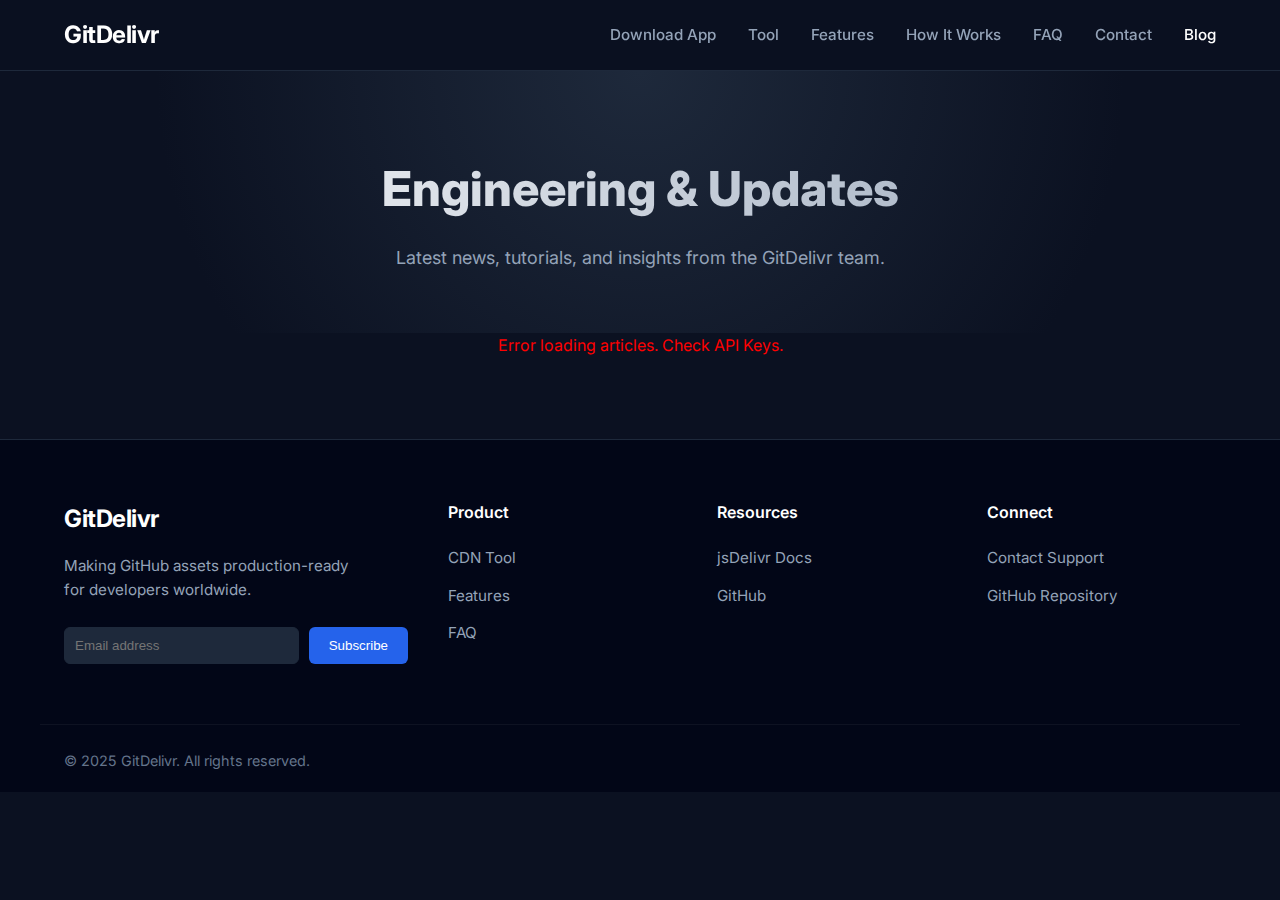
<file: Blog/Index.html>
<!DOCTYPE html>
<html lang="en">
<head>
    <meta charset="UTF-8">
    <meta name="viewport" content="width=device-width, initial-scale=1.0">
    <title>Engineering Blog | GitDelivr</title>
    <meta name="description" content="Latest updates, tutorials, and engineering insights from the GitDelivr team.">
    <link href="https://fonts.googleapis.com/css2?family=Inter:wght@300;400;500;600;700&display=swap" rel="stylesheet">
    
    <style>
        /* --- YOUR GITDELIVR THEME --- */
        :root {
            --bg-main: #0B1121; --bg-card: #151e32; --bg-footer: #020617; 
            --primary-blue: #2563EB; --text-white: #ffffff; --text-gray: #94A3B8; --border-color: #1E293B;
        }
        * { box-sizing: border-box; margin: 0; padding: 0; outline: none; }
        body { font-family: 'Inter', sans-serif; background-color: var(--bg-main); color: var(--text-white); line-height: 1.6; }
        a { text-decoration: none; color: inherit; transition: 0.3s; }
        img { max-width: 100%; display: block; }

        /* NAVBAR */
        header { background-color: rgba(11, 17, 33, 0.95); backdrop-filter: blur(10px); position: sticky; top: 0; z-index: 1000; border-bottom: 1px solid var(--border-color); padding: 1rem 0; }
        .nav-container { max-width: 1200px; margin: 0 auto; padding: 0 24px; display: flex; justify-content: space-between; align-items: center; position: relative; }
        .logo { font-size: 1.5rem; font-weight: 700; color: white; letter-spacing: -0.5px; }
        .nav-links { display: flex; gap: 32px; align-items: center; }
        .nav-links a { font-size: 0.95rem; font-weight: 500; color: var(--text-gray); }
        .nav-links a:hover, .nav-links a.active { color: white; }
        .menu-btn { display: none; color: white; font-size: 1.5rem; cursor: pointer; user-select: none; }

        @media (max-width: 768px) {
            .menu-btn { display: block; }
            .nav-links { display: none; position: absolute; top: 100%; left: 0; width: 100%; background-color: var(--bg-main); border-bottom: 1px solid var(--border-color); flex-direction: column; align-items: flex-start; padding: 20px; gap: 20px; z-index: 999; }
            .nav-links.active { display: flex; }
            .nav-links a { width: 100%; display: block; padding-bottom: 10px; border-bottom: 1px solid rgba(255,255,255,0.05); }
        }

        /* HERO & GRID */
        .hero { text-align: center; padding: 80px 24px 60px; background: radial-gradient(circle at top, #1e293b 0%, var(--bg-main) 70%); }
        .hero h1 { font-size: 3rem; font-weight: 800; margin-bottom: 16px; background: linear-gradient(to right, #fff, #94a3b8); -webkit-background-clip: text; -webkit-text-fill-color: transparent; }
        .hero p { color: var(--text-gray); font-size: 1.125rem; max-width: 600px; margin: 0 auto; }
        .container { max-width: 1200px; margin: 0 auto; padding: 0 24px 80px; }
        .grid { display: grid; grid-template-columns: repeat(auto-fill, minmax(340px, 1fr)); gap: 32px; }

        /* CARDS */
        .card { background-color: var(--bg-card); border: 1px solid var(--border-color); border-radius: 12px; overflow: hidden; transition: transform 0.3s ease, border-color 0.3s; display: flex; flex-direction: column; }
        .card:hover { transform: translateY(-5px); border-color: var(--primary-blue); }
        .card-img-wrapper { height: 220px; background: #1e293b; overflow: hidden; position: relative; }
        .card-img-wrapper img { width: 100%; height: 100%; object-fit: cover; transition: 0.5s; }
        .card:hover .card-img-wrapper img { transform: scale(1.05); }
        .card-content { padding: 24px; display: flex; flex-direction: column; flex-grow: 1; }
        .tag { background: rgba(37, 99, 235, 0.1); color: var(--primary-blue); font-size: 0.75rem; font-weight: 600; padding: 4px 10px; border-radius: 20px; display: inline-block; margin-bottom: 12px; width: fit-content; }
        .card h2 { font-size: 1.25rem; font-weight: 600; margin-bottom: 10px; color: white; line-height: 1.4; }
        .card p { font-size: 0.95rem; color: var(--text-gray); margin-bottom: 20px; flex-grow: 1; }
        .card-footer { display: flex; justify-content: space-between; align-items: center; border-top: 1px solid rgba(255,255,255,0.05); padding-top: 16px; margin-top: auto; font-size: 0.875rem; color: var(--text-gray); }
        .read-link { color: var(--primary-blue); font-weight: 500; display: flex; align-items: center; gap: 4px; }

        /* FOOTER */
        footer { background-color: var(--bg-footer); padding: 60px 0 20px; border-top: 1px solid var(--border-color); }
        .footer-content { max-width: 1200px; margin: 0 auto; padding: 0 24px; display: grid; grid-template-columns: 1.5fr 1fr 1fr 1fr; gap: 40px; margin-bottom: 60px; }
        .footer-col h3 { color: white; font-size: 1rem; font-weight: 600; margin-bottom: 20px; }
        .footer-links li { margin-bottom: 12px; list-style: none; }
        .footer-links a { color: var(--text-gray); font-size: 0.95rem; }
        .footer-links a:hover { color: white; }
        .footer-desc { color: var(--text-gray); font-size: 0.95rem; margin: 16px 0 24px; max-width: 300px; }
        .newsletter-form { display: flex; gap: 10px; }
        .newsletter-form input { background: #1e293b; border: 1px solid var(--border-color); padding: 10px; border-radius: 6px; color: white; width: 100%; }
        .newsletter-form button { background: var(--primary-blue); color: white; border: none; padding: 10px 20px; border-radius: 6px; cursor: pointer; }
        .footer-bottom { max-width: 1200px; margin: 0 auto; padding: 24px 24px 0; border-top: 1px solid rgba(255,255,255,0.05); display: flex; justify-content: space-between; color: #64748b; font-size: 0.9rem; }
        
        @media (max-width: 900px) { .footer-content { grid-template-columns: 1fr 1fr; } }
        @media (max-width: 768px) { .footer-content { grid-template-columns: 1fr; } .hero h1 { font-size: 2rem; } }
    </style>
</head>
<body>

    <header>
        <div class="nav-container">
            <a href="/" class="logo">GitDelivr</a>
            <div class="menu-btn" onclick="toggleMenu()">☰</div>
            <nav class="nav-links" id="navLinks">
                <a href="#">Download App</a>
                <a href="#">Tool</a>
                <a href="#">Features</a>
                <a href="#">How It Works</a>
                <a href="#">FAQ</a>
                <a href="#">Contact</a>
                <a href="/blog" class="active" style="color:white;">Blog</a>
            </nav>
        </div>
    </header>

    <section class="hero">
        <h1>Engineering & Updates</h1>
        <p>Latest news, tutorials, and insights from the GitDelivr team.</p>
    </section>

    <main class="container">
        <div id="blog-grid" class="grid">
            <p style="color:var(--text-gray); text-align:center; grid-column:1/-1;">Loading articles from Contentful...</p>
        </div>
    </main>

    <!-- FOOTER -->
    <footer>
        <div class="footer-content">
            <div class="footer-col">
                <div class="logo">GitDelivr</div>
                <p class="footer-desc">Making GitHub assets production-ready for developers worldwide.</p>
                <form class="newsletter-form">
                    <input type="email" placeholder="Email address">
                    <button type="button">Subscribe</button>
                </form>
            </div>
            <div class="footer-col">
                <h3>Product</h3>
                <ul class="footer-links">
                    <li><a href="#">CDN Tool</a></li>
                    <li><a href="#">Features</a></li>
                    <li><a href="#">FAQ</a></li>
                </ul>
            </div>
            <div class="footer-col">
                <h3>Resources</h3>
                <ul class="footer-links">
                    <li><a href="#">jsDelivr Docs</a></li>
                    <li><a href="#">GitHub</a></li>
                </ul>
            </div>
            <div class="footer-col">
                <h3>Connect</h3>
                <ul class="footer-links">
                    <li><a href="#">Contact Support</a></li>
                    <li><a href="#">GitHub Repository</a></li>
                </ul>
            </div>
        </div>
        <div class="footer-bottom">
            <p>© 2025 GitDelivr. All rights reserved.</p>
        </div>
    </footer>

    <script>
        function toggleMenu() { document.getElementById('navLinks').classList.toggle('active'); }

        // ==========================================
        // CONTENTFUL API SETUP - PASTE YOUR KEYS HERE
        // ==========================================
        const SPACE_ID = 'guwiw3f81shk'; // Image mein aapka space ID URL mein dikh raha hai
        const ACCESS_TOKEN = 'MaRT24JyPHiRR7cbc7Mq0L8kUHUOHsN9__Ot1fHqGZs'; // Settings > API Keys se layein
        
        async function fetchPosts() {
            const url = `https://cdn.contentful.com/spaces/${SPACE_ID}/environments/master/entries?access_token=${ACCESS_TOKEN}&content_type=blogPost&order=-sys.createdAt`;
            const grid = document.getElementById('blog-grid');

            try {
                const response = await fetch(url);
                const data = await response.json();
                
                grid.innerHTML = ''; // Clear loading text

                if (!data.items || data.items.length === 0) {
                    grid.innerHTML = '<p style="color:#fff; grid-column:1/-1; text-align:center;">No blog posts published yet.</p>';
                    return;
                }

                // Helper to find image URL from Contentful's Assets
                const getImageUrl = (imageId) => {
                    if(!data.includes || !data.includes.Asset) return '';
                    const asset = data.includes.Asset.find(a => a.sys.id === imageId);
                    return asset ? 'https:' + asset.fields.file.url : '';
                };

                data.items.forEach(item => {
                    const fields = item.fields;
                    // Get image URL
                    const imageId = fields.image && fields.image.sys ? fields.image.sys.id : null;
                    const imageUrl = imageId ? getImageUrl(imageId) : 'https://images.unsplash.com/photo-1558494949-ef248ac84f83?q=80&w=800'; // Fallback image

                    // Format Date
                    const dateObj = new Date(fields.date || item.sys.createdAt);
                    const formattedDate = dateObj.toLocaleDateString('en-US', { year: 'numeric', month: 'short', day: 'numeric' });

                    grid.innerHTML += `
                        <article class="card">
                            <a href="/blog/${fields.slug}" class="card-img-wrapper">
                                <img src="${imageUrl}" alt="${fields.title}">
                            </a>
                            <div class="card-content">
                                <span class="tag">${fields.tag || 'Updates'}</span>
                                <a href="/blog/${fields.slug}">
                                    <h2>${fields.title}</h2>
                                </a>
                                <p>${fields.summary}</p>
                                <div class="card-footer">
                                    <span>${formattedDate}</span>
                                    <a href="/blog/${fields.slug}" class="read-link">Read more →</a>
                                </div>
                            </div>
                        </article>
                    `;
                });
            } catch (error) {
                console.error("Contentful Error:", error);
                grid.innerHTML = '<p style="color:red; text-align:center; grid-column:1/-1;">Error loading articles. Check API Keys.</p>';
            }
        }

        fetchPosts();
    </script>
</body>
</html>
</file>
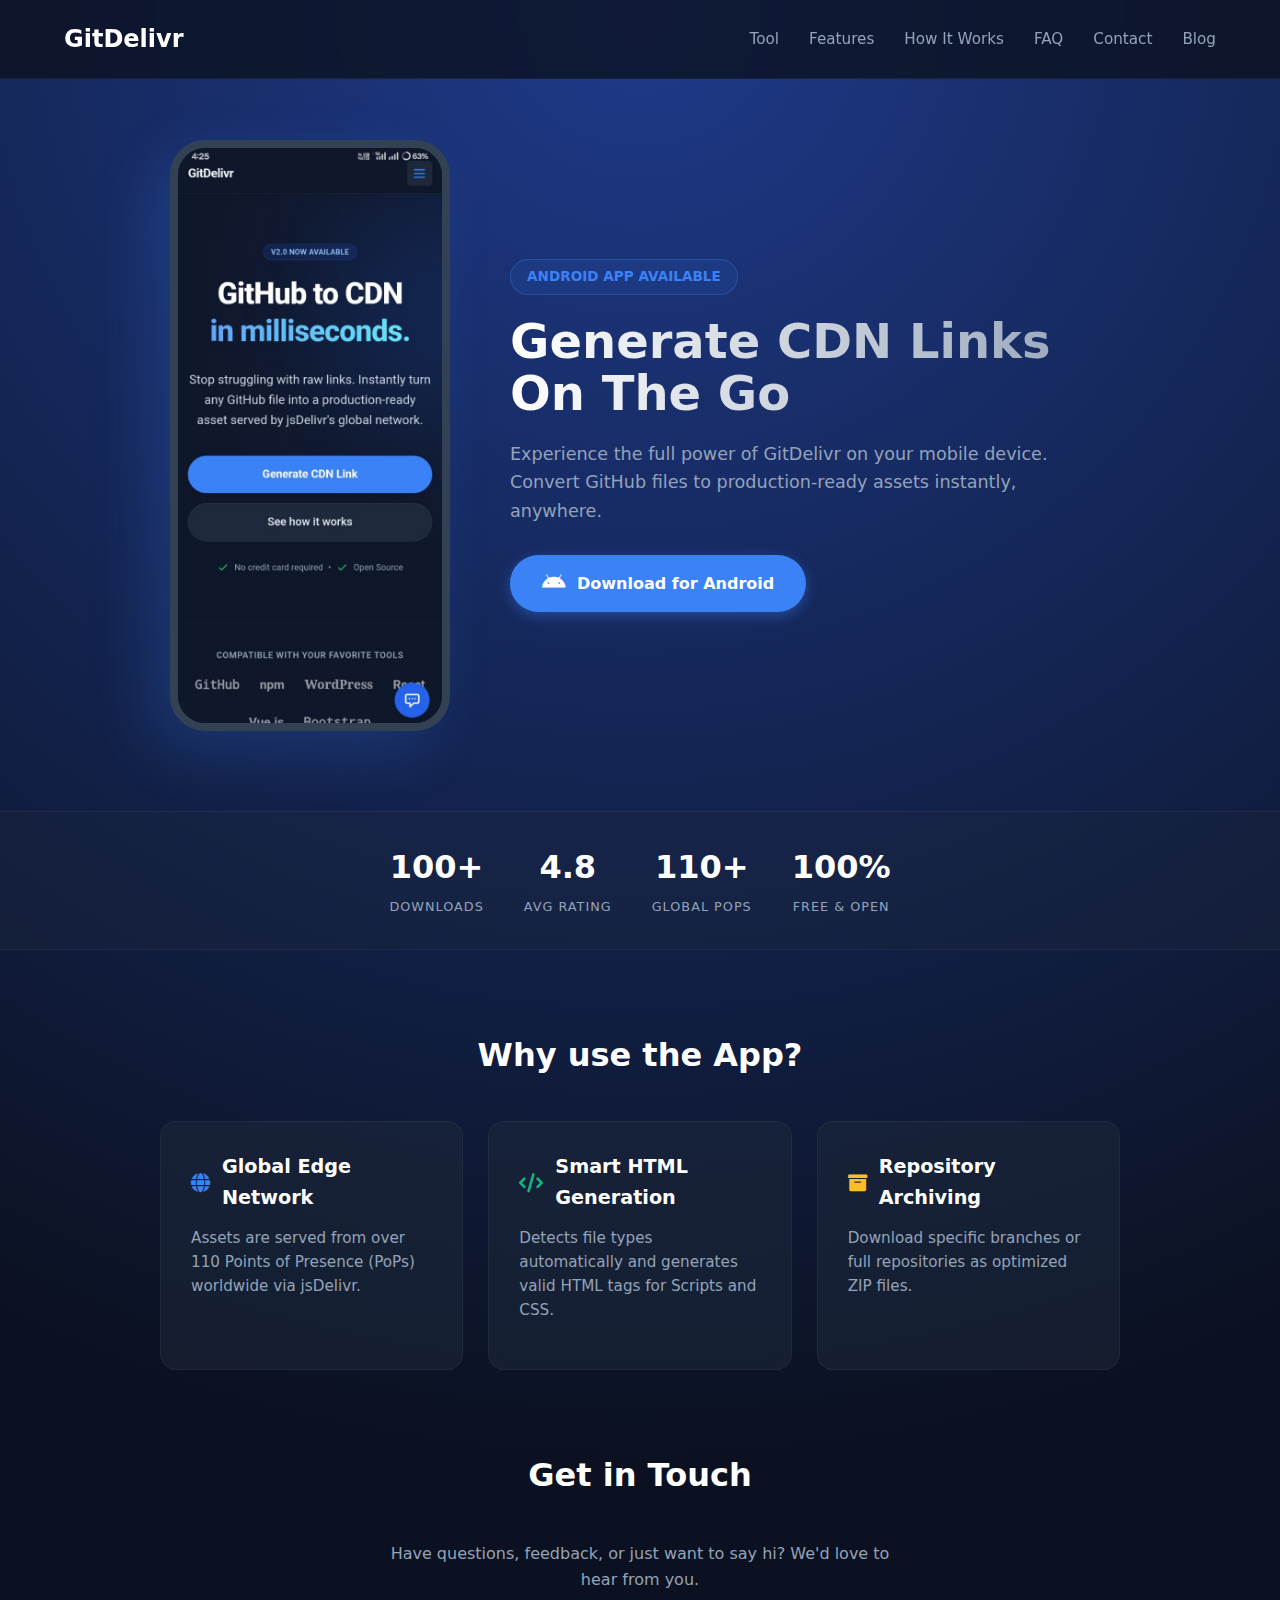
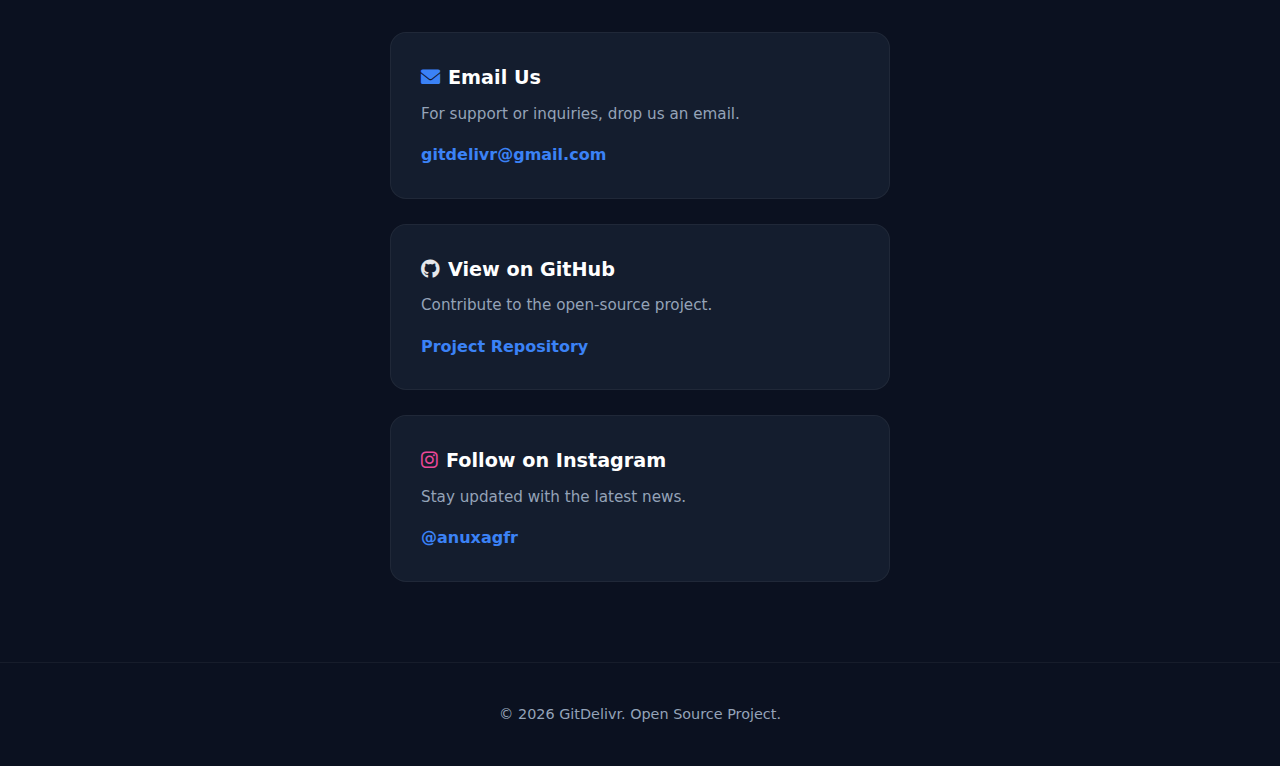
<file: app.html>
<!DOCTYPE html>
<html lang="en">
<head>
    <meta charset="UTF-8">
    <meta name="viewport" content="width=device-width, initial-scale=1.0">
    <title>Download GitDelivr App</title>
    <style>
        /* --- RESET & VARIABLES --- */
        :root {
            --bg-color: #0b1120;
            --text-main: #ffffff;
            --text-muted: #94a3b8;
            --primary-blue: #3b82f6;
            --primary-hover: #2563eb;
            --card-bg: #1e293b;
        }

        * {
            margin: 0;
            padding: 0;
            box-sizing: border-box;
            font-family: 'Inter', system-ui, -apple-system, sans-serif;
        }

        body {
            background-color: var(--bg-color);
            background-image: radial-gradient(circle at 50% 0%, #1e3a8a 0%, var(--bg-color) 60%);
            color: var(--text-main);
            line-height: 1.6;
            min-height: 100vh;
            overflow-x: hidden;
            display: flex;
            flex-direction: column;
        }

        /* --- NAVBAR --- */
        nav {
            display: flex;
            justify-content: space-between;
            align-items: center;
            padding: 20px 5%;
            backdrop-filter: blur(10px);
            background: rgba(11, 17, 32, 0.8);
            position: fixed;
            width: 100%;
            top: 0;
            z-index: 1000;
            border-bottom: 1px solid rgba(255,255,255,0.05);
        }

        .logo {
            font-weight: 700;
            font-size: 1.5rem;
            color: white;
            text-decoration: none;
        }

        /* Menu Links (Desktop) */
        .nav-links {
            display: flex;
            gap: 30px;
            list-style: none;
        }

        .nav-links a {
            color: var(--text-muted);
            text-decoration: none;
            font-size: 0.95rem;
            font-weight: 500;
            transition: color 0.2s;
        }

        .nav-links a:hover, .nav-links a.active {
            color: white;
        }

        /* Mobile Menu Icon (Hidden on Desktop) */
        .mobile-menu-icon {
            display: none;
            color: white;
            font-size: 1.5rem;
            cursor: pointer;
        }

        /* --- HERO SECTION --- */
        .hero {
            display: flex;
            flex-direction: row;
            align-items: center;
            justify-content: center;
            gap: 60px;
            padding: 140px 20px 80px;
            max-width: 1100px;
            margin: 0 auto;
            text-align: left;
        }

        .hero-content {
            flex: 1;
            max-width: 600px;
        }

        .badge {
            background: rgba(59, 130, 246, 0.1);
            color: var(--primary-blue);
            padding: 6px 16px;
            border-radius: 50px;
            font-size: 0.85rem;
            font-weight: 600;
            border: 1px solid rgba(59, 130, 246, 0.3);
            margin-bottom: 20px;
            display: inline-block;
        }

        h1 {
            font-size: 3rem;
            line-height: 1.1;
            margin-bottom: 20px;
            background: linear-gradient(to right, #fff, #94a3b8);
            -webkit-background-clip: text;
            -webkit-text-fill-color: transparent;
        }

        .subtitle {
            color: var(--text-muted);
            font-size: 1.1rem;
            margin-bottom: 30px;
        }

        .btn {
            display: inline-flex;
            align-items: center;
            justify-content: center;
            gap: 12px;
            padding: 16px 32px;
            border-radius: 50px;
            font-weight: 600;
            text-decoration: none;
            transition: transform 0.2s, box-shadow 0.2s;
            font-size: 1rem;
            background-color: var(--primary-blue);
            color: white;
            box-shadow: 0 4px 14px rgba(59, 130, 246, 0.4);
        }
        
        .btn:hover {
            background-color: var(--primary-hover);
            box-shadow: 0 6px 20px rgba(59, 130, 246, 0.6);
            transform: translateY(-2px);
        }

        /* --- APP MOCKUP --- */
        .app-preview-container {
            flex: 0 0 auto;
        }

        .app-preview {
            position: relative;
            width: 280px;
            aspect-ratio: 9/19;
            background: #1e293b;
            border-radius: 35px;
            border: 8px solid #334155;
            box-shadow: -20px 20px 60px rgba(59, 130, 246, 0.2);
            display: flex;
            align-items: center;
            justify-content: center;
            overflow: hidden;
            /* transform: rotate(-2deg); */
        }
        
        .screen-content {
            color: var(--text-muted);
            font-size: 0.9rem;
            text-align: center;
            padding: 20px;
        }

        /* --- STATS STRIP --- */
        .stats-container {
            display: flex;
            justify-content: center;
            gap: 40px;
            flex-wrap: wrap;
            padding: 30px;
            background: rgba(30, 41, 59, 0.3);
            border-top: 1px solid rgba(255, 255, 255, 0.05);
            border-bottom: 1px solid rgba(255, 255, 255, 0.05);
            width: 100%;
            margin-bottom: 80px;
        }

        .stat-item {
            text-align: center;
        }

        .stat-number {
            display: block;
            font-size: 2rem;
            font-weight: 800;
            color: white;
        }

        .stat-label {
            font-size: 0.8rem;
            color: var(--text-muted);
            text-transform: uppercase;
            letter-spacing: 1px;
        }

        /* --- FEATURES --- */
        .section-title {
            text-align: center;
            font-size: 2rem;
            color: white;
            margin-bottom: 40px;
        }

        .features {
            display: grid;
            grid-template-columns: repeat(auto-fit, minmax(280px, 1fr));
            gap: 25px;
            max-width: 1000px;
            margin: 0 auto 80px;
            padding: 0 20px;
        }

        .feature-card {
            background: rgba(30, 41, 59, 0.5);
            padding: 30px;
            border-radius: 16px;
            border: 1px solid rgba(255, 255, 255, 0.05);
            transition: transform 0.2s;
        }

        .feature-title {
            color: white;
            font-size: 1.2rem;
            margin-bottom: 12px;
            display: flex;
            align-items: center;
            gap: 12px;
            font-weight: 600;
        }

        .feature-desc {
            color: var(--text-muted);
            font-size: 0.95rem;
            margin-bottom: 16px;
        }

        /* --- CONTACT SECTION --- */
        .contact-section {
            max-width: 1000px;
            margin: 0 auto 80px;
            padding: 0 20px;
            text-align: center;
        }
        .contact-subtitle {
            color: var(--text-muted);
            margin-bottom: 40px;
            max-width: 500px;
            margin-left: auto;
            margin-right: auto;
        }
        .contact-methods {
            display: grid;
            grid-template-columns: repeat(auto-fit, minmax(250px, 1fr));
            gap: 25px;
            text-align: left;
        }
        .contact-card {
            background: rgba(30, 41, 59, 0.5);
            padding: 30px;
            border-radius: 16px;
            border: 1px solid rgba(255, 255, 255, 0.05);
        }
        .contact-card h3 {
            color: white;
            font-size: 1.2rem;
            font-weight: 600;
            margin-bottom: 8px;
        }
        .contact-link {
            color: var(--primary-blue);
            font-weight: 600;
            text-decoration: none;
        }
        .contact-link:hover {
            text-decoration: underline;
        }

        /* --- FOOTER --- */
        footer {
            text-align: center;
            padding: 40px;
            color: var(--text-muted);
            font-size: 0.9rem;
            border-top: 1px solid rgba(255,255,255,0.05);
            margin-top: 40px;
            margin-top: auto;
        }

        /* --- RESPONSIVE --- */
        @media (max-width: 900px) {
            .hero {
                flex-direction: column-reverse;
                text-align: center;
                gap: 40px;
            }
            .hero-content {
                max-width: 100%;
            }
            .app-preview {
                transform: rotate(0deg);
            }
            h1 { font-size: 2.5rem; }
            
            /* Navbar Mobile Logic */
            .nav-links {
                display: none; /* Hide links on mobile */
            }
            .mobile-menu-icon {
                display: block; /* Show hamburger on mobile */
            }
        }
    </style>
    <link rel="stylesheet" href="https://cdnjs.cloudflare.com/ajax/libs/font-awesome/6.0.0/css/all.min.css">
</head>
<body>

    <nav>
        <a href="#" class="logo">GitDelivr</a>
        
        <ul class="nav-links">
            <li><a href="https://gitdelivr.in/cdn_generator.html">Tool</a></li>
            <li><a href="#features">Features</a></li>
            <li><a href="https://gitdelivr.in/#how-it-works">How It Works</a></li>
            <li><a href="https://gitdelivr.in/#faq">FAQ</a></li>
            <li><a href="#contact">Contact</a></li>
            <li><a href="https://gitdelivr.in/blog/index.html">Blog</a></li>
        </ul>

        <div class="mobile-menu-icon">
            <i class="fas fa-bars"></i>
        </div>
    </nav>


    <section class="hero">
        
        <div class="app-preview-container">
           
           <div class="app-preview">
    <img src="app.jfif" alt="App Screenshot" style="width: 100%; height: 100%; object-fit: cover;">
</div>
           
        </div>

        <div class="hero-content">
            <div class="badge">ANDROID APP AVAILABLE</div>
            <h1>Generate CDN Links<br>On The Go</h1>
            <p class="subtitle">Experience the full power of GitDelivr on your mobile device. Convert GitHub files to production-ready assets instantly, anywhere.</p>
            
            <a href="gitdelivr.apk" class="btn">
                <i class="fab fa-android" style="font-size: 1.3rem;"></i> Download for Android
            </a>
        </div>

    </section>

    <div class="stats-container">
        <div class="stat-item">
            <span class="stat-number">100+</span>
            <span class="stat-label">Downloads</span>
        </div>
        <div class="stat-item">
            <span class="stat-number">4.8</span>
            <span class="stat-label">Avg Rating</span>
        </div>
        <div class="stat-item">
            <span class="stat-number">110+</span>
            <span class="stat-label">Global PoPs</span>
        </div>
        <div class="stat-item">
            <span class="stat-number">100%</span>
            <span class="stat-label">Free & Open</span>
        </div>
    </div>

    <h2 class="section-title" id="features">Why use the App?</h2>
    <section class="features">
        <div class="feature-card">
            <div class="feature-title"><i class="fas fa-globe" style="color: #3b82f6;"></i> Global Edge Network</div>
            <p class="feature-desc">Assets are served from over 110 Points of Presence (PoPs) worldwide via jsDelivr.</p>
        </div>
        <div class="feature-card">
            <div class="feature-title"><i class="fas fa-code" style="color: #10b981;"></i> Smart HTML Generation</div>
            <p class="feature-desc">Detects file types automatically and generates valid HTML tags for Scripts and CSS.</p>
        </div>
        <div class="feature-card">
            <div class="feature-title"><i class="fas fa-archive" style="color: #fbbf24;"></i> Repository Archiving</div>
            <p class="feature-desc">Download specific branches or full repositories as optimized ZIP files.</p>
        </div>
    </section>

    <section id="contact" class="contact-section">
        <h2 class="section-title">Get in Touch</h2>
        <p class="contact-subtitle">Have questions, feedback, or just want to say hi? We'd love to hear from you.</p>
        <div class="contact-methods">
            <div class="contact-card">
                <h3><i class="fas fa-envelope" style="color: #3b82f6; margin-right: 8px;"></i>Email Us</h3>
                <p class="feature-desc">For support or inquiries, drop us an email.</p>
                <a href="mailto:gitdelivr@gmail.com" class="contact-link">gitdelivr@gmail.com</a>
            </div>
            <div class="contact-card">
                <h3><i class="fab fa-github" style="color: #e5e7eb; margin-right: 8px;"></i>View on GitHub</h3>
                <p class="feature-desc">Contribute to the open-source project.</p>
                <a href="https://github.com/gitdelivr/gitdelivr.github.io" target="_blank" class="contact-link">Project Repository</a>
            </div>
            <div class="contact-card">
                <h3><i class="fab fa-instagram" style="color: #ec4899; margin-right: 8px;"></i>Follow on Instagram</h3>
                <p class="feature-desc">Stay updated with the latest news.</p>
                <a href="https://instagram.com/anuxagfr" target="_blank" class="contact-link">@anuxagfr</a>
            </div>
        </div>
    </section>

    <footer>
        <p>&copy; 2026 GitDelivr. Open Source Project.</p>
    </footer>

    <script>
        const menuIcon = document.querySelector('.mobile-menu-icon');
        const navLinks = document.querySelector('.nav-links');

        if (menuIcon && navLinks) {
            menuIcon.addEventListener('click', () => {
                if (navLinks.style.display === 'flex') {
                    navLinks.style.display = 'none';
                } else {
                    navLinks.style.display = 'flex';
                    navLinks.style.flexDirection = 'column';
                    navLinks.style.position = 'absolute';
                    navLinks.style.top = '70px';
                    navLinks.style.left = '0';
                    navLinks.style.width = '100%';
                    navLinks.style.background = 'rgba(11, 17, 32, 0.95)';
                    navLinks.style.padding = '20px';
                    navLinks.style.borderBottom = '1px solid rgba(255,255,255,0.05)';
                }
            });
        }
    </script>
</body>
</html>
</file>
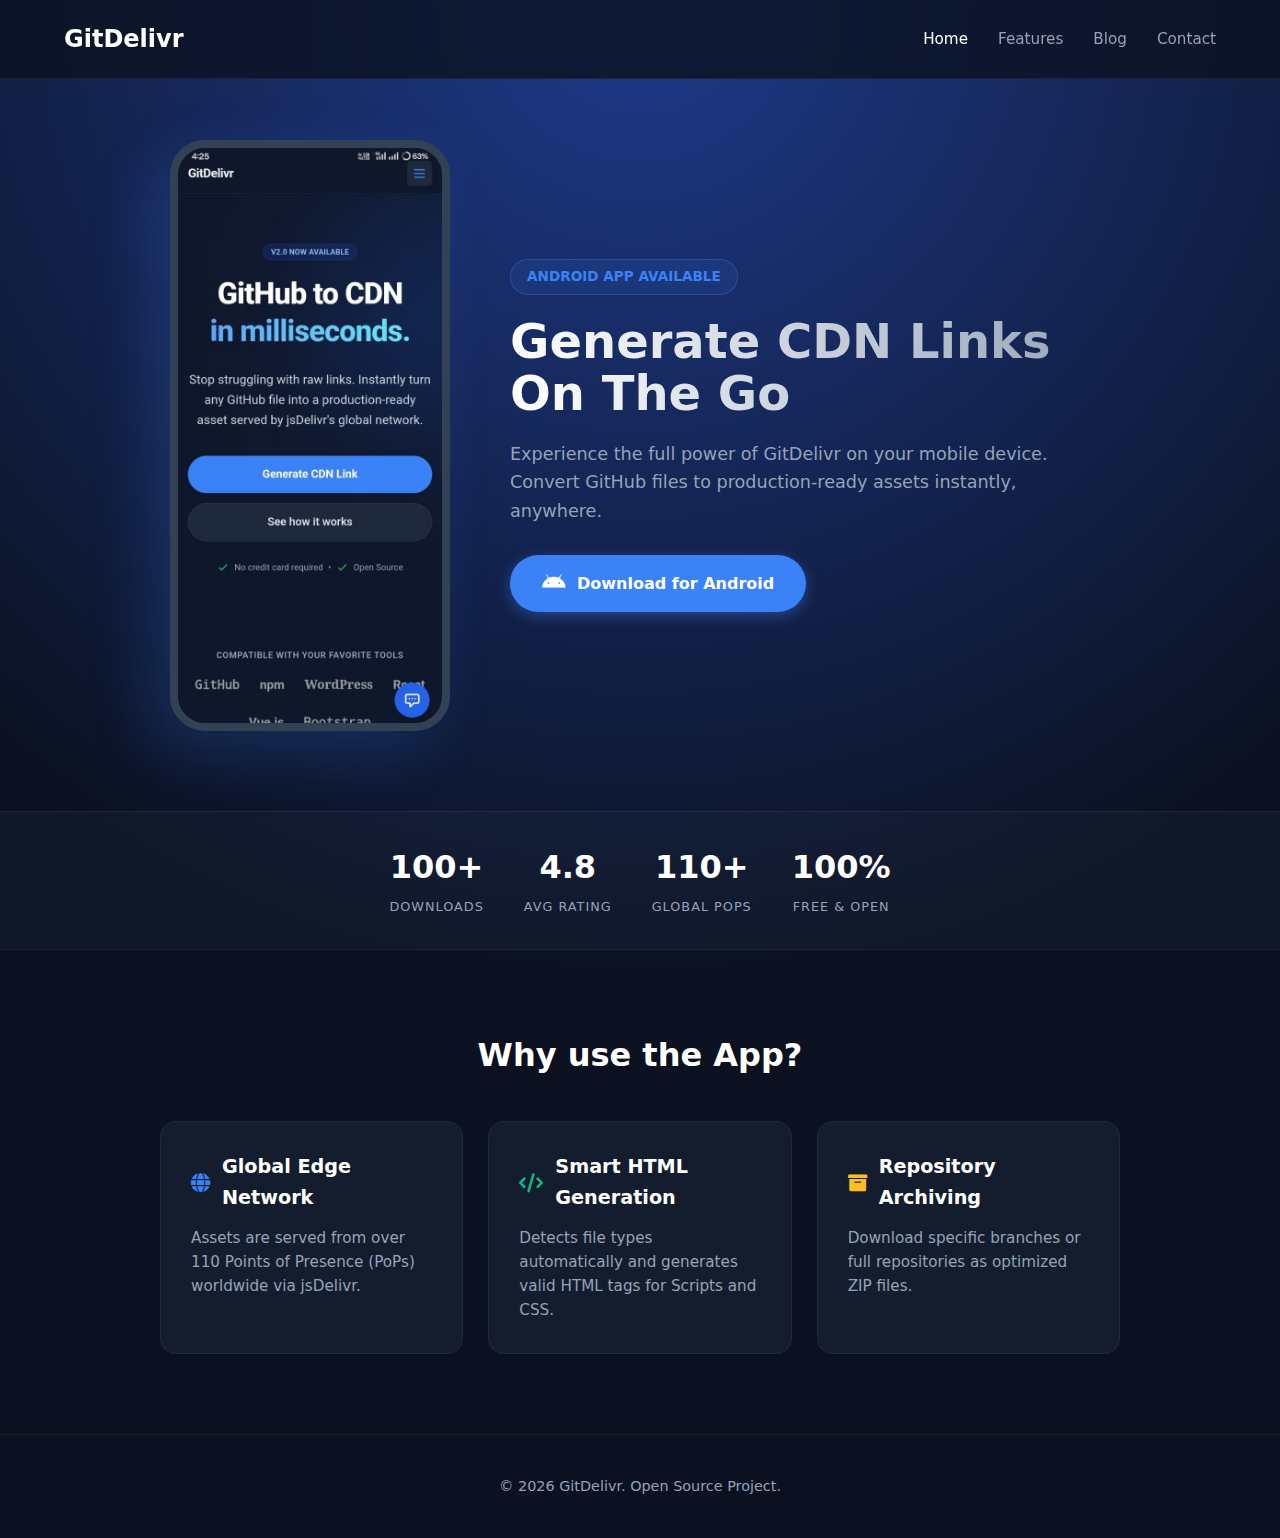
<file: GitDelivr_App.html>
<!DOCTYPE html>
<html lang="en">
<head>
    <meta charset="UTF-8">
    <meta name="viewport" content="width=device-width, initial-scale=1.0">
    <title>Download GitDelivr App</title>
    <style>
        /* --- RESET & VARIABLES --- */
        :root {
            --bg-color: #0b1120;
            --text-main: #ffffff;
            --text-muted: #94a3b8;
            --primary-blue: #3b82f6;
            --primary-hover: #2563eb;
            --card-bg: #1e293b;
        }

        * {
            margin: 0;
            padding: 0;
            box-sizing: border-box;
            font-family: 'Inter', system-ui, -apple-system, sans-serif;
        }

        body {
            background-color: var(--bg-color);
            background-image: radial-gradient(circle at 50% 0%, #1e3a8a 0%, var(--bg-color) 60%);
            color: var(--text-main);
            line-height: 1.6;
            min-height: 100vh;
            overflow-x: hidden;
        }

        /* --- NAVBAR --- */
        nav {
            display: flex;
            justify-content: space-between;
            align-items: center;
            padding: 20px 5%;
            backdrop-filter: blur(10px);
            background: rgba(11, 17, 32, 0.8);
            position: fixed;
            width: 100%;
            top: 0;
            z-index: 1000;
            border-bottom: 1px solid rgba(255,255,255,0.05);
        }

        .logo {
            font-weight: 700;
            font-size: 1.5rem;
            color: white;
            text-decoration: none;
        }

        /* Menu Links (Desktop) */
        .nav-links {
            display: flex;
            gap: 30px;
            list-style: none;
        }

        .nav-links a {
            color: var(--text-muted);
            text-decoration: none;
            font-size: 0.95rem;
            font-weight: 500;
            transition: color 0.2s;
        }

        .nav-links a:hover, .nav-links a.active {
            color: white;
        }

        /* Mobile Menu Icon (Hidden on Desktop) */
        .mobile-menu-icon {
            display: none;
            color: white;
            font-size: 1.5rem;
            cursor: pointer;
        }

        /* --- HERO SECTION --- */
        .hero {
            display: flex;
            flex-direction: row;
            align-items: center;
            justify-content: center;
            gap: 60px;
            padding: 140px 20px 80px;
            max-width: 1100px;
            margin: 0 auto;
            text-align: left;
        }

        .hero-content {
            flex: 1;
            max-width: 600px;
        }

        .badge {
            background: rgba(59, 130, 246, 0.1);
            color: var(--primary-blue);
            padding: 6px 16px;
            border-radius: 50px;
            font-size: 0.85rem;
            font-weight: 600;
            border: 1px solid rgba(59, 130, 246, 0.3);
            margin-bottom: 20px;
            display: inline-block;
        }

        h1 {
            font-size: 3rem;
            line-height: 1.1;
            margin-bottom: 20px;
            background: linear-gradient(to right, #fff, #94a3b8);
            -webkit-background-clip: text;
            -webkit-text-fill-color: transparent;
        }

        .subtitle {
            color: var(--text-muted);
            font-size: 1.1rem;
            margin-bottom: 30px;
        }

        .btn {
            display: inline-flex;
            align-items: center;
            justify-content: center;
            gap: 12px;
            padding: 16px 32px;
            border-radius: 50px;
            font-weight: 600;
            text-decoration: none;
            transition: transform 0.2s, box-shadow 0.2s;
            font-size: 1rem;
            background-color: var(--primary-blue);
            color: white;
            box-shadow: 0 4px 14px rgba(59, 130, 246, 0.4);
        }
        
        .btn:hover {
            background-color: var(--primary-hover);
            box-shadow: 0 6px 20px rgba(59, 130, 246, 0.6);
            transform: translateY(-2px);
        }

        /* --- APP MOCKUP --- */
        .app-preview-container {
            flex: 0 0 auto;
        }

        .app-preview {
            position: relative;
            width: 280px;
            aspect-ratio: 9/19;
            background: #1e293b;
            border-radius: 35px;
            border: 8px solid #334155;
            box-shadow: -20px 20px 60px rgba(59, 130, 246, 0.2);
            display: flex;
            align-items: center;
            justify-content: center;
            overflow: hidden;
            /* transform: rotate(-2deg); */
        }
        
        .screen-content {
            color: var(--text-muted);
            font-size: 0.9rem;
            text-align: center;
            padding: 20px;
        }

        /* --- STATS STRIP --- */
        .stats-container {
            display: flex;
            justify-content: center;
            gap: 40px;
            flex-wrap: wrap;
            padding: 30px;
            background: rgba(30, 41, 59, 0.3);
            border-top: 1px solid rgba(255, 255, 255, 0.05);
            border-bottom: 1px solid rgba(255, 255, 255, 0.05);
            width: 100%;
            margin-bottom: 80px;
        }

        .stat-item {
            text-align: center;
        }

        .stat-number {
            display: block;
            font-size: 2rem;
            font-weight: 800;
            color: white;
        }

        .stat-label {
            font-size: 0.8rem;
            color: var(--text-muted);
            text-transform: uppercase;
            letter-spacing: 1px;
        }

        /* --- FEATURES --- */
        .section-title {
            text-align: center;
            font-size: 2rem;
            color: white;
            margin-bottom: 40px;
        }

        .features {
            display: grid;
            grid-template-columns: repeat(auto-fit, minmax(280px, 1fr));
            gap: 25px;
            max-width: 1000px;
            margin: 0 auto 80px;
            padding: 0 20px;
        }

        .feature-card {
            background: rgba(30, 41, 59, 0.5);
            padding: 30px;
            border-radius: 16px;
            border: 1px solid rgba(255, 255, 255, 0.05);
            transition: transform 0.2s;
        }

        .feature-title {
            color: white;
            font-size: 1.2rem;
            margin-bottom: 12px;
            display: flex;
            align-items: center;
            gap: 12px;
            font-weight: 600;
        }

        .feature-desc {
            color: var(--text-muted);
            font-size: 0.95rem;
        }

        /* --- FOOTER --- */
        footer {
            text-align: center;
            padding: 40px;
            color: var(--text-muted);
            font-size: 0.9rem;
            border-top: 1px solid rgba(255,255,255,0.05);
            margin-top: 40px;
        }

        /* --- RESPONSIVE --- */
        @media (max-width: 900px) {
            .hero {
                flex-direction: column-reverse;
                text-align: center;
                gap: 40px;
            }
            .hero-content {
                max-width: 100%;
            }
            .app-preview {
                transform: rotate(0deg);
            }
            h1 { font-size: 2.5rem; }
            
            /* Navbar Mobile Logic */
            .nav-links {
                display: none; /* Hide links on mobile */
            }
            .mobile-menu-icon {
                display: block; /* Show hamburger on mobile */
            }
        }
    </style>
    <link rel="stylesheet" href="https://cdnjs.cloudflare.com/ajax/libs/font-awesome/6.0.0/css/all.min.css">
</head>
<body>

    <nav>
        <a href="#" class="logo">GitDelivr</a>
        
        <ul class="nav-links">
            <li><a href="https://gitdelivr.github.io/" class="active">Home</a></li>
            <li><a href="#features">Features</a></li>
            <li><a href="https://webcodeze.blogspot.com/">Blog</a></li>
            <li><a href="#contact">Contact</a></li>
        </ul>

        <div class="mobile-menu-icon">
            <i class="fas fa-bars"></i>
        </div>
    </nav>


    <section class="hero">
        
        <div class="app-preview-container">
           
           <div class="app-preview">
    <img src="app.jfif" alt="App Screenshot" style="width: 100%; height: 100%; object-fit: cover;">
</div>
           
        </div>

        <div class="hero-content">
            <div class="badge">ANDROID APP AVAILABLE</div>
            <h1>Generate CDN Links<br>On The Go</h1>
            <p class="subtitle">Experience the full power of GitDelivr on your mobile device. Convert GitHub files to production-ready assets instantly, anywhere.</p>
            
            <a href="#" class="btn">
                <i class="fab fa-android" style="font-size: 1.3rem;"></i> Download for Android
            </a>
        </div>

    </section>

    <div class="stats-container">
        <div class="stat-item">
            <span class="stat-number">100+</span>
            <span class="stat-label">Downloads</span>
        </div>
        <div class="stat-item">
            <span class="stat-number">4.8</span>
            <span class="stat-label">Avg Rating</span>
        </div>
        <div class="stat-item">
            <span class="stat-number">110+</span>
            <span class="stat-label">Global PoPs</span>
        </div>
        <div class="stat-item">
            <span class="stat-number">100%</span>
            <span class="stat-label">Free & Open</span>
        </div>
    </div>

    <h2 class="section-title" id="features">Why use the App?</h2>
    <section class="features">
        <div class="feature-card">
            <div class="feature-title"><i class="fas fa-globe" style="color: #3b82f6;"></i> Global Edge Network</div>
            <p class="feature-desc">Assets are served from over 110 Points of Presence (PoPs) worldwide via jsDelivr.</p>
        </div>
        <div class="feature-card">
            <div class="feature-title"><i class="fas fa-code" style="color: #10b981;"></i> Smart HTML Generation</div>
            <p class="feature-desc">Detects file types automatically and generates valid HTML tags for Scripts and CSS.</p>
        </div>
        <div class="feature-card">
            <div class="feature-title"><i class="fas fa-archive" style="color: #fbbf24;"></i> Repository Archiving</div>
            <p class="feature-desc">Download specific branches or full repositories as optimized ZIP files.</p>
        </div>
    </section>

    <footer id="contact">
        <p>&copy; 2026 GitDelivr. Open Source Project.</p>
    </footer>

</body>
</html>
</file>
